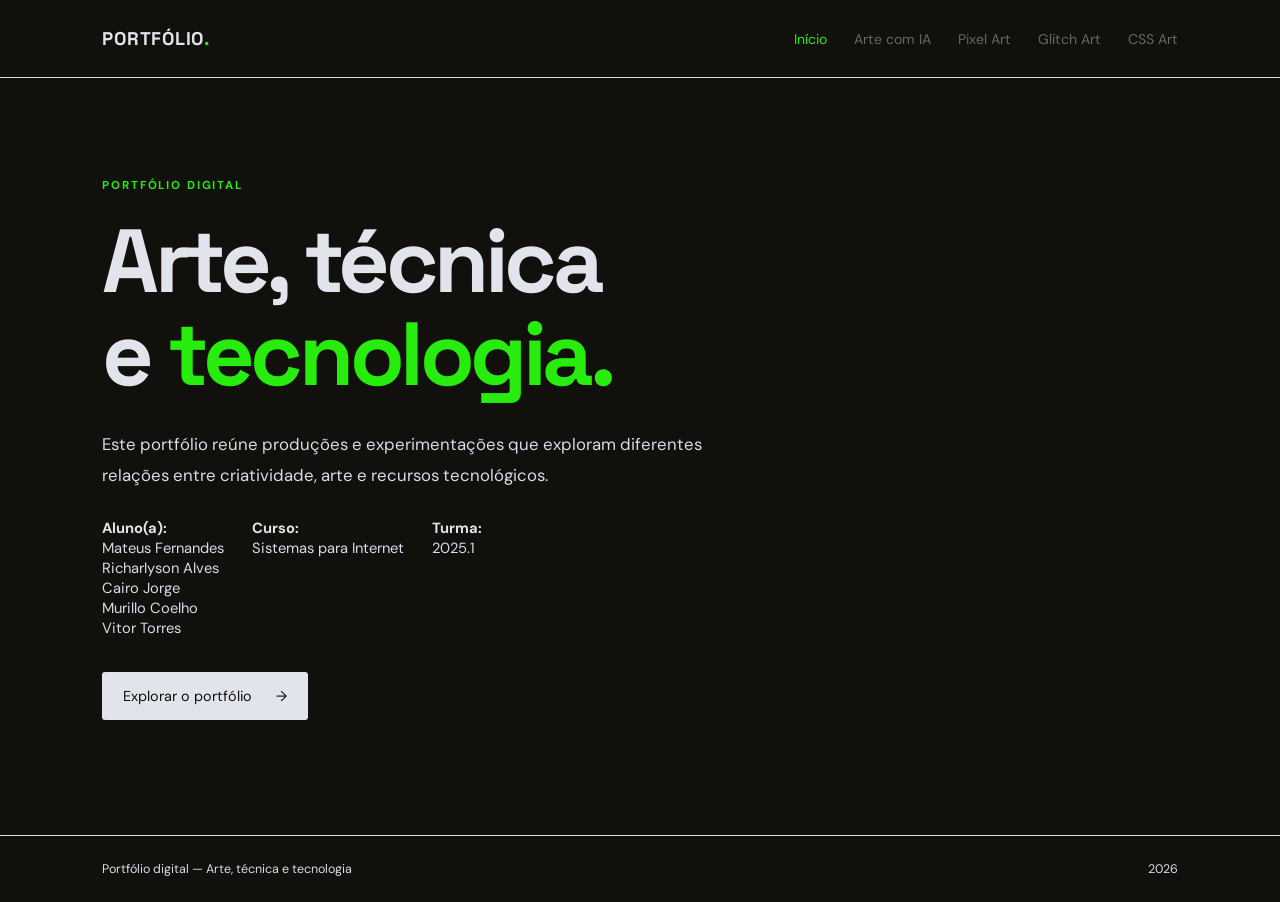
<file: index.html>
<!DOCTYPE html>
<html lang="pt-BR">
<head>
  <meta charset="UTF-8">
  <meta name="viewport" content="width=device-width, initial-scale=1.0">
  <meta name="description" content="Portfólio digital sobre arte, técnica e tecnologia.">
  <title>Início | Portfólio</title>
  <link rel="stylesheet" href="style.css">
</head>
<body>
  <header class="topo">
    <a class="marca" href="index.html">PORTFÓLIO<span>.</span></a>
    <nav aria-label="Menu principal">
      <a href="index.html" class="ativo">Início</a>
      <a href="arte-ia.html" class="">Arte com IA</a>
      <a href="pixel-art.html" class="">Pixel Art</a>
      <a href="glitch-art.html" class="">Glitch Art</a>
      <a href="css-art.html" class="">CSS Art</a>
    </nav>
  </header>

  <main class="pagina inicial">
    <p class="etiqueta">PORTFÓLIO DIGITAL</p>
    <h1>Arte, técnica<br>e <span>tecnologia.</span></h1>
    <p class="introducao">Este portfólio reúne produções e experimentações que exploram diferentes relações entre criatividade, arte e recursos tecnológicos.</p>
    <div class="identificacao">
      <p><strong>Aluno(a):</strong><br>
      Mateus Fernandes<br>
      Richarlyson Alves<br>
      Cairo Jorge<br>
      Murillo Coelho<br>
      Vitor Torres</p>
      <p><strong>Curso:</strong><br>
      Sistemas para Internet</p>
      <p><strong>Turma:</strong><br>
      2025.1</p>
    </div>
    <a class="botao" href="arte-ia.html">Explorar o portfólio <span>→</span></a>
  </main>
  <footer><span>Portfólio digital — Arte, técnica e tecnologia</span><span>2026</span></footer>
</body>
</html>
</file>
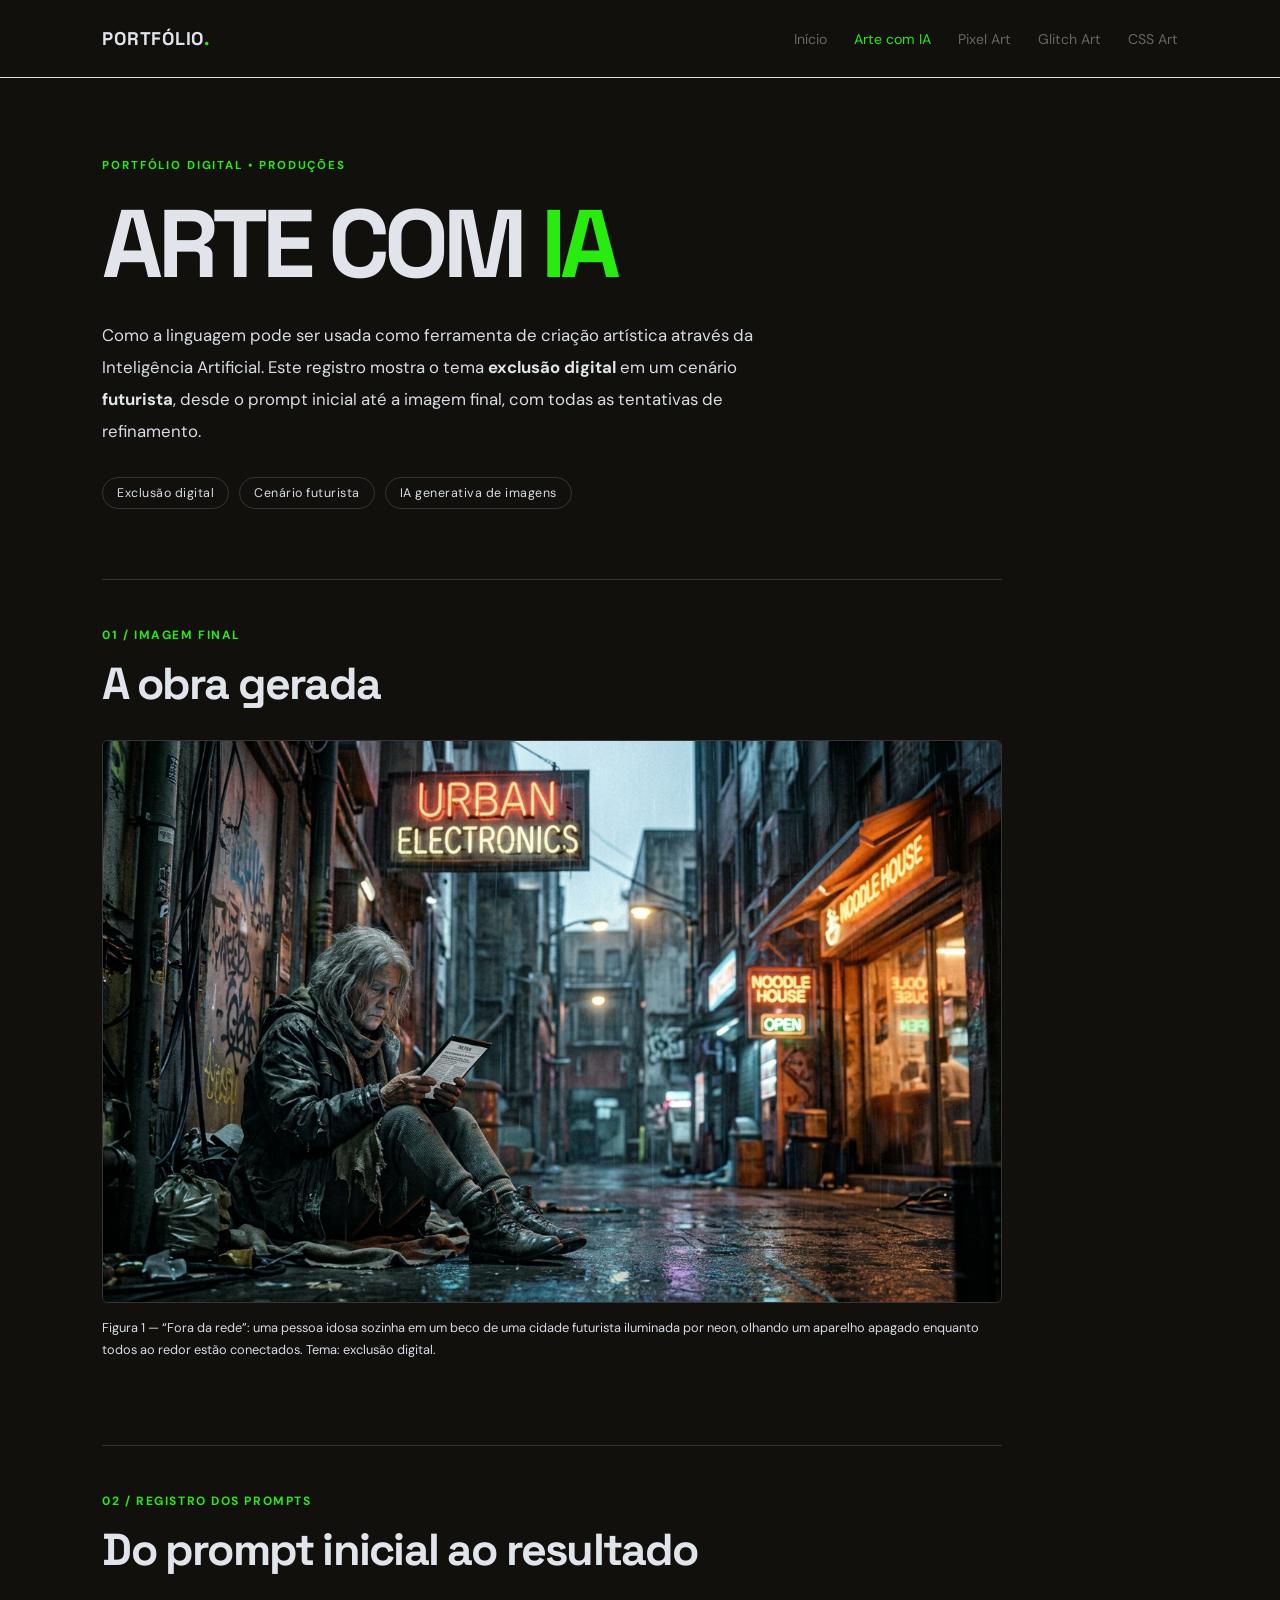
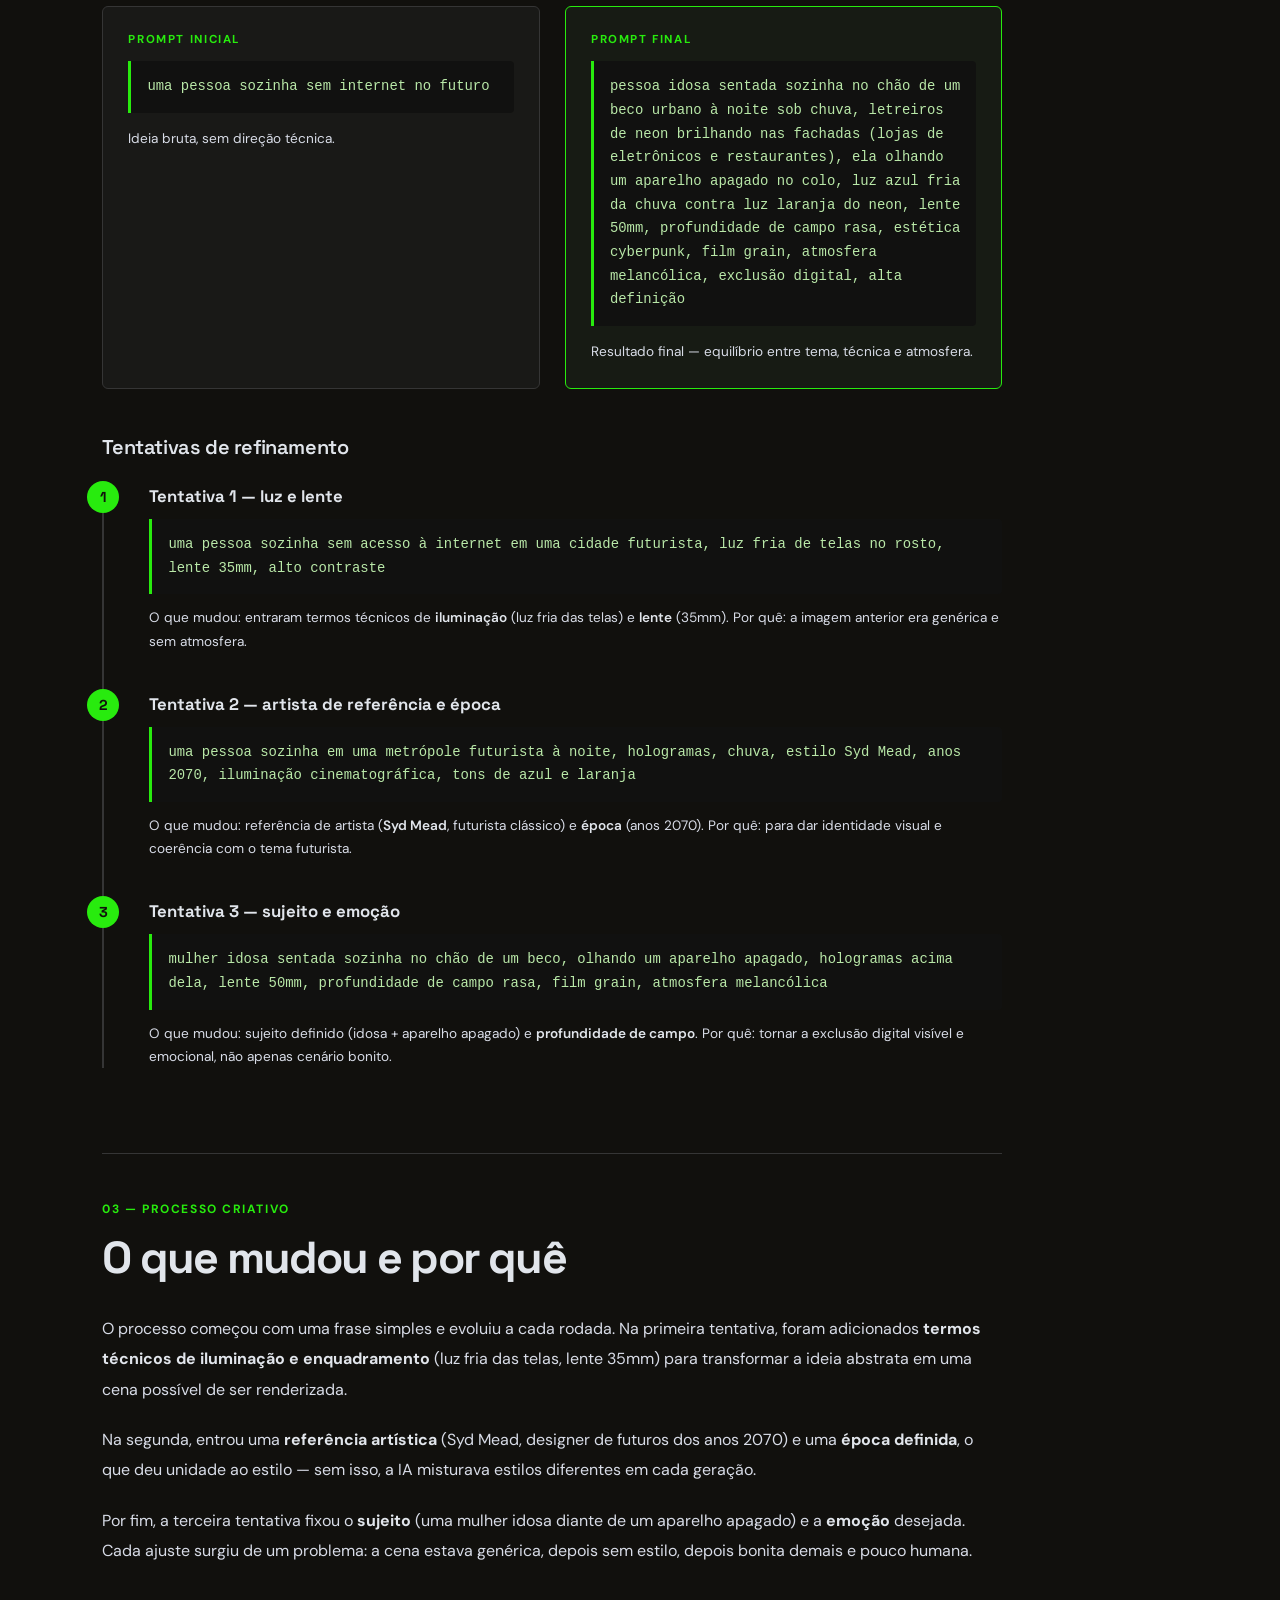
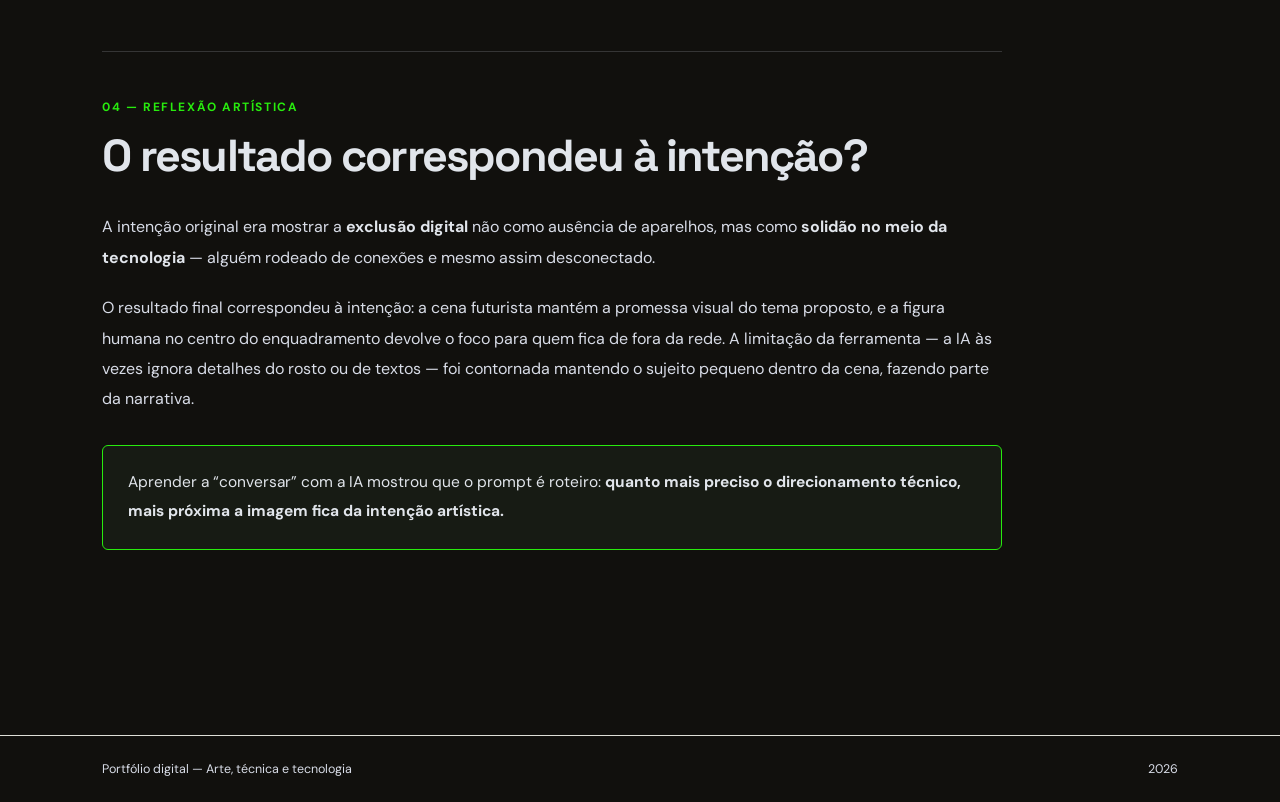
<file: arte-ia.html>
<!DOCTYPE html>
<html lang="pt-BR">
<head>
  <meta charset="UTF-8">
  <meta name="viewport" content="width=device-width, initial-scale=1.0">
  <meta name="description" content="Arte gerada por inteligência artificial — exclusão digital no futuro.">
  <title>Arte com IA | Portfólio</title>
  <link rel="stylesheet" href="style.css">
</head>
<body>
  <header class="topo">
    <a class="marca" href="index.html">PORTFÓLIO<span>.</span></a>
    <nav aria-label="Menu principal">
      <a href="index.html">Início</a>
      <a href="arte-ia.html" class="ativo">Arte com IA</a>
      <a href="pixel-art.html">Pixel Art</a>
      <a href="glitch-art.html">Glitch Art</a>
      <a href="css-art.html">CSS Art</a>
    </nav>
  </header>

  <main class="pagina ia-pagina">

    <!-- APRESENTAÇÃO -->
    <section class="ia-intro">
      <p class="etiqueta">PORTFÓLIO DIGITAL • PRODUÇÕES</p>
      <h1>ARTE COM <span>IA</span></h1>
      <p class="ia-descricao">
        Como a linguagem pode ser usada como ferramenta de criação artística
        através da Inteligência Artificial. Este registro mostra o tema
        <strong>exclusão digital</strong> em um cenário <strong>futurista</strong>,
        desde o prompt inicial até a imagem final, com todas as tentativas
        de refinamento.
      </p>
      <div class="ia-temas">
        <span class="ia-tag">Exclusão digital</span>
        <span class="ia-tag">Cenário futurista</span>
        <span class="ia-tag">IA generativa de imagens</span>
      </div>
    </section>

    <!-- 01 — IMAGEM FINAL -->
    <section class="ia-secao">
      <p class="numero">01 / IMAGEM FINAL</p>
      <h2>A obra gerada</h2>

      <figure class="ia-figura" id="figura-final">
        <img
          src="imagens/arte-ia-final.jpg"
          alt="Imagem gerada por IA: pessoa idosa sozinha em beco futurista com letreiros de neon, olhando um aparelho apagado — exclusão digital"
          onerror="this.closest('.ia-figura').classList.add('sem-imagem')"
        >
        <figcaption class="ia-placeholder">
          <strong>Imagem final ainda não adicionada</strong>
          Gere a imagem com uma ferramenta de IA (usando o prompt final abaixo),
          salve como <code>imagens/arte-ia-final.jpg</code> e recarregue a página.
        </figcaption>
      </figure>
      <p class="ia-legenda">
        Figura 1 — “Fora da rede”: uma pessoa idosa sozinha em um beco de uma
        cidade futurista iluminada por neon, olhando um aparelho apagado enquanto
        todos ao redor estão conectados. Tema: exclusão digital.
      </p>
    </section>

    <!-- 02 — PROMPTS -->
    <section class="ia-secao">
      <p class="numero">02 / REGISTRO DOS PROMPTS</p>
      <h2>Do prompt inicial ao resultado</h2>

      <div class="ia-duas-colunas">
        <article class="ia-card">
          <span class="ia-card-label">PROMPT INICIAL</span>
          <p class="ia-prompt">uma pessoa sozinha sem internet no futuro</p>
          <p class="ia-card-nota">Ideia bruta, sem direção técnica.</p>
        </article>

        <article class="ia-card ia-card-destaque">
          <span class="ia-card-label">PROMPT FINAL</span>
          <p class="ia-prompt">pessoa idosa sentada sozinha no chão de um beco
          urbano à noite sob chuva, letreiros de neon brilhando nas fachadas
          (lojas de eletrônicos e restaurantes), ela olhando um aparelho apagado
          no colo, luz azul fria da chuva contra luz laranja do neon, lente 50mm,
          profundidade de campo rasa, estética cyberpunk, film grain,
          atmosfera melancólica, exclusão digital, alta definição</p>
          <p class="ia-card-nota">Resultado final — equilíbrio entre tema,
          técnica e atmosfera.</p>
        </article>
      </div>

      <p class="ia-subtitulo">Tentativas de refinamento</p>

      <ol class="ia-timeline">
        <li class="ia-passo">
          <span class="ia-passo-num">1</span>
          <div class="ia-passo-corpo">
            <strong>Tentativa 1 — luz e lente</strong>
            <p class="ia-prompt">uma pessoa sozinha sem acesso à internet em uma
            cidade futurista, luz fria de telas no rosto, lente 35mm, alto contraste</p>
            <p class="ia-card-nota">O que mudou: entraram termos técnicos de
            <em>iluminação</em> (luz fria das telas) e <em>lente</em> (35mm).
            Por quê: a imagem anterior era genérica e sem atmosfera.</p>
          </div>
        </li>
        <li class="ia-passo">
          <span class="ia-passo-num">2</span>
          <div class="ia-passo-corpo">
            <strong>Tentativa 2 — artista de referência e época</strong>
            <p class="ia-prompt">uma pessoa sozinha em uma metrópole futurista à
            noite, hologramas, chuva, estilo Syd Mead, anos 2070, iluminação
            cinematográfica, tons de azul e laranja</p>
            <p class="ia-card-nota">O que mudou: referência de artista
            (<em>Syd Mead</em>, futurista clássico) e <em>época</em> (anos 2070).
            Por quê: para dar identidade visual e coerência com o tema futurista.</p>
          </div>
        </li>
        <li class="ia-passo">
          <span class="ia-passo-num">3</span>
          <div class="ia-passo-corpo">
            <strong>Tentativa 3 — sujeito e emoção</strong>
            <p class="ia-prompt">mulher idosa sentada sozinha no chão de um beco,
            olhando um aparelho apagado, hologramas acima dela, lente 50mm,
            profundidade de campo rasa, film grain, atmosfera melancólica</p>
            <p class="ia-card-nota">O que mudou: sujeito definido (idosa +
            aparelho apagado) e <em>profundidade de campo</em>. Por quê: tornar
            a exclusão digital visível e emocional, não apenas cenário bonito.</p>
          </div>
        </li>
      </ol>
    </section>

    <!-- 03 — PROCESSO -->
    <section class="ia-secao">
      <p class="numero">03 — PROCESSO CRIATIVO</p>
      <h2>O que mudou e por quê</h2>
      <p>
        O processo começou com uma frase simples e evoluiu a cada rodada.
        Na primeira tentativa, foram adicionados <strong>termos técnicos de
        iluminação e enquadramento</strong> (luz fria das telas, lente 35mm)
        para transformar a ideia abstrata em uma cena possível de ser renderizada.
      </p>
      <p>
        Na segunda, entrou uma <strong>referência artística</strong> (Syd Mead,
        designer de futuros dos anos 2070) e uma <strong>época definida</strong>,
        o que deu unidade ao estilo — sem isso, a IA misturava estilos
        diferentes em cada geração.
      </p>
      <p>
        Por fim, a terceira tentativa fixou o <strong>sujeito</strong> (uma
        mulher idosa diante de um aparelho apagado) e a <strong>emoção</strong>
        desejada. Cada ajuste surgiu de um problema: a cena estava genérica,
        depois sem estilo, depois bonita demais e pouco humana.
      </p>
    </section>

    <!-- 04 — REFLEXÃO -->
    <section class="ia-secao ia-reflexao">
      <p class="numero">04 — REFLEXÃO ARTÍSTICA</p>
      <h2>O resultado correspondeu à intenção?</h2>
      <p>
        A intenção original era mostrar a <strong>exclusão digital</strong> não
        como ausência de aparelhos, mas como <strong>solidão no meio da
        tecnologia</strong> — alguém rodeado de conexões e mesmo assim
        desconectado.
      </p>
      <p>
        O resultado final correspondeu à intenção: a cena futurista mantém a
        promessa visual do tema proposto, e a figura humana no centro do
        enquadramento devolve o foco para quem fica de fora da rede. A
        limitação da ferramenta — a IA às vezes ignora detalhes do rosto ou
        de textos — foi contornada mantendo o sujeito pequeno dentro da
        cena, fazendo parte da narrativa.
      </p>
      <p class="ia-final-nota">
        Aprender a “conversar” com a IA mostrou que o prompt é roteiro:
        <strong>quanto mais preciso o direcionamento técnico, mais próxima a
        imagem fica da intenção artística.</strong>
      </p>
    </section>

  </main>

  <footer>
    <span>Portfólio digital — Arte, técnica e tecnologia</span>
    <span>2026</span>
  </footer>
</body>
</html>
</file>
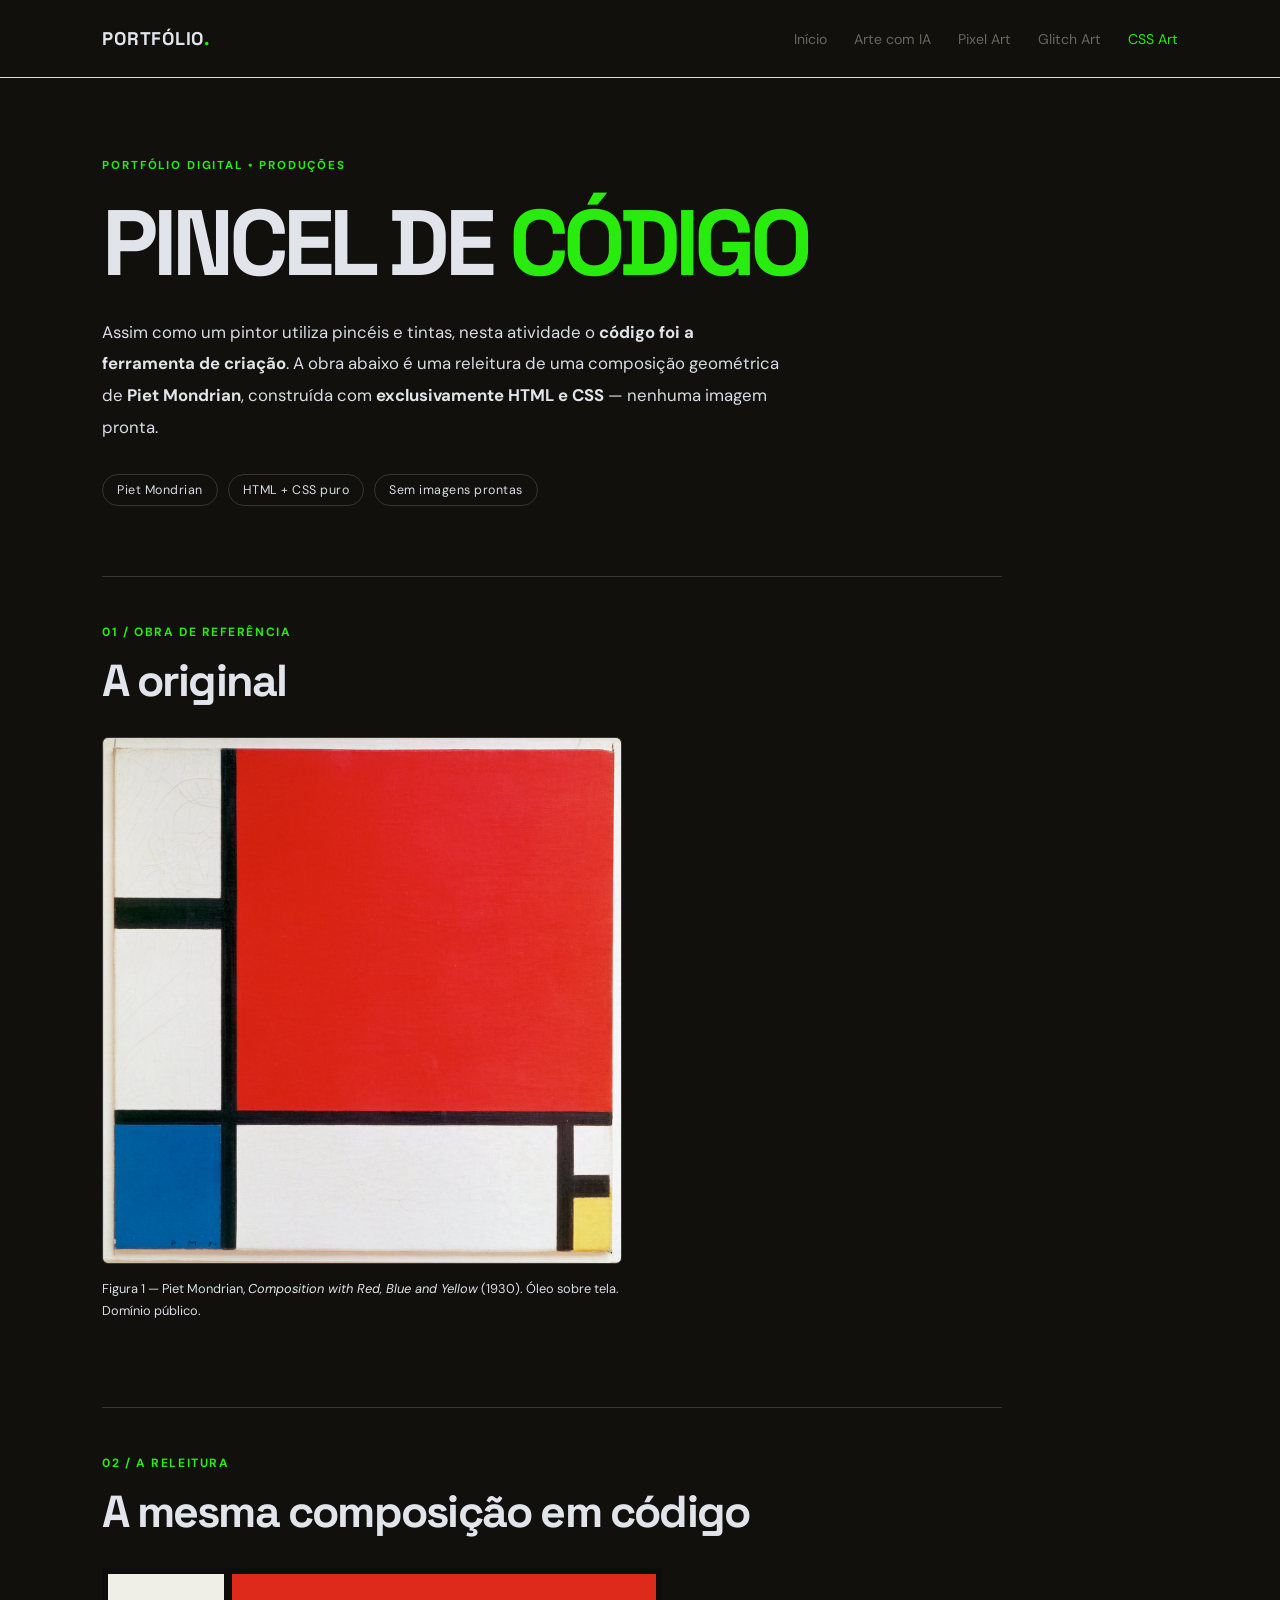
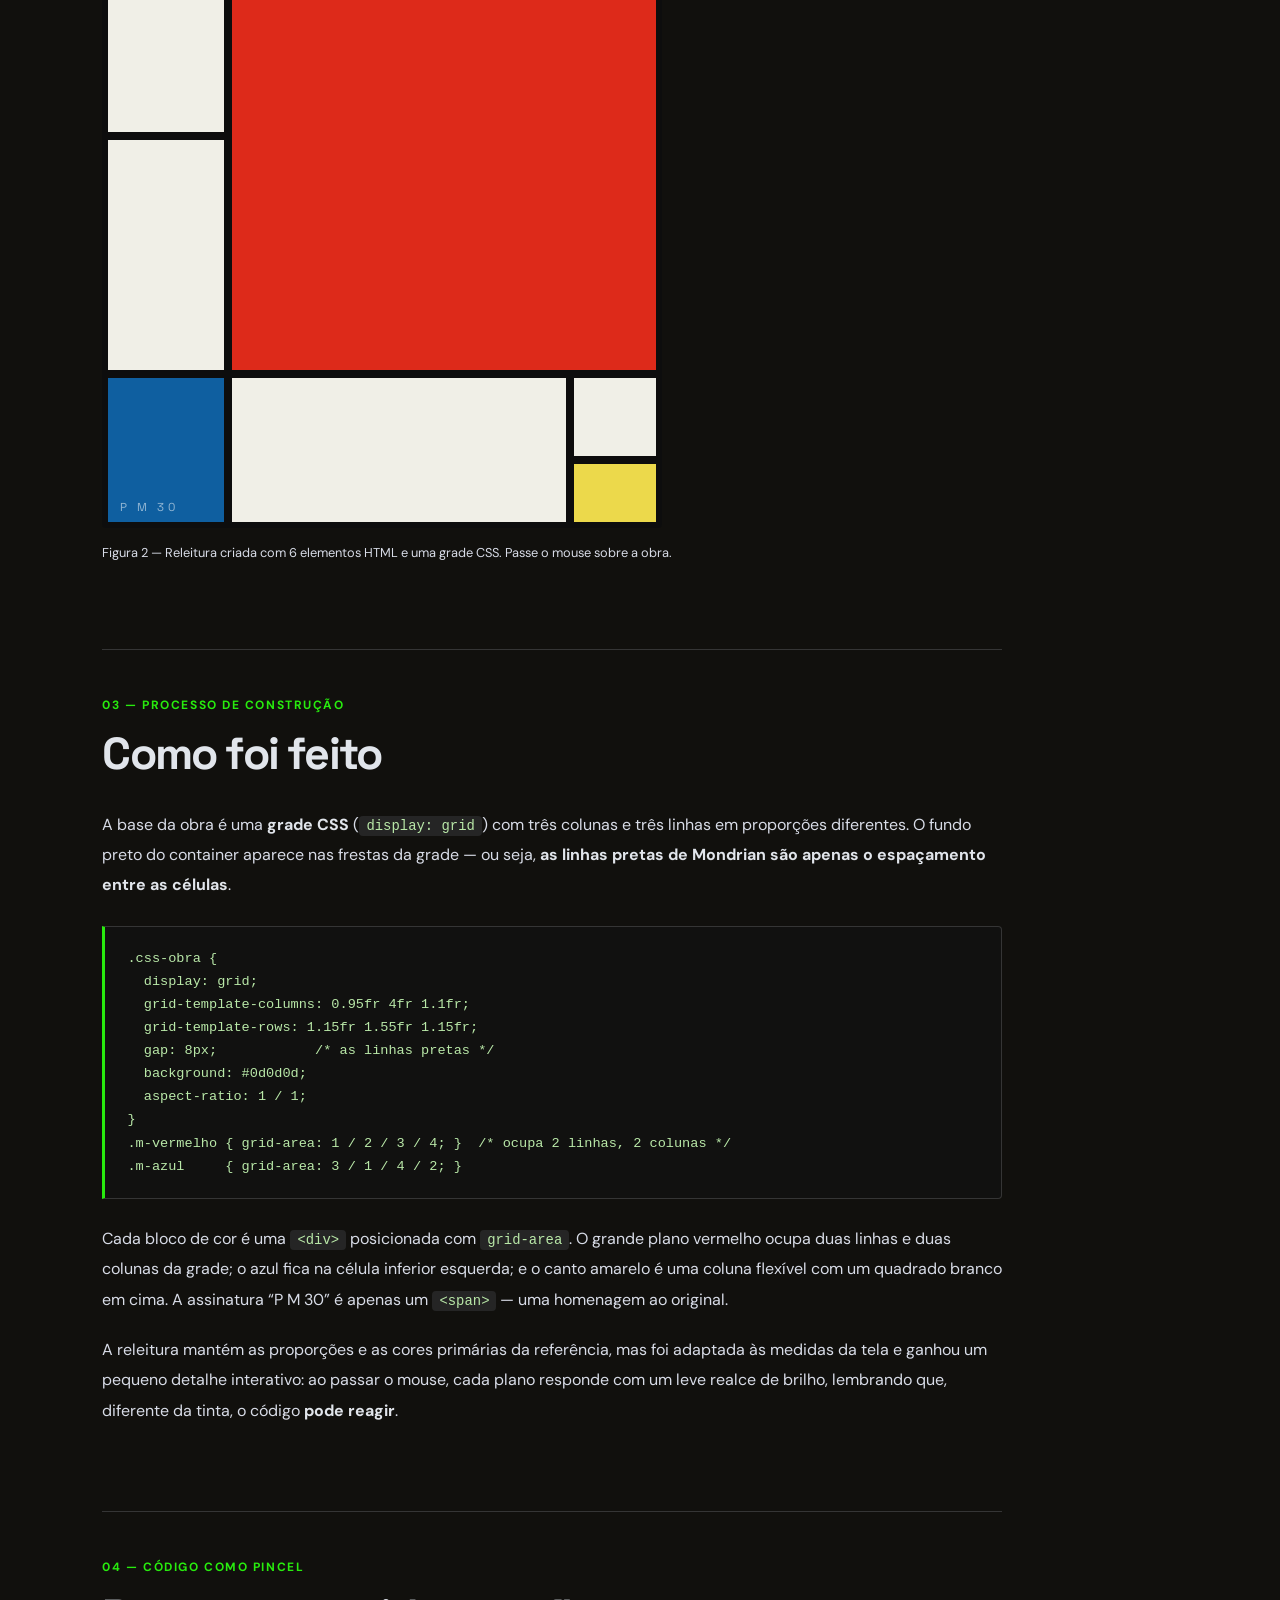
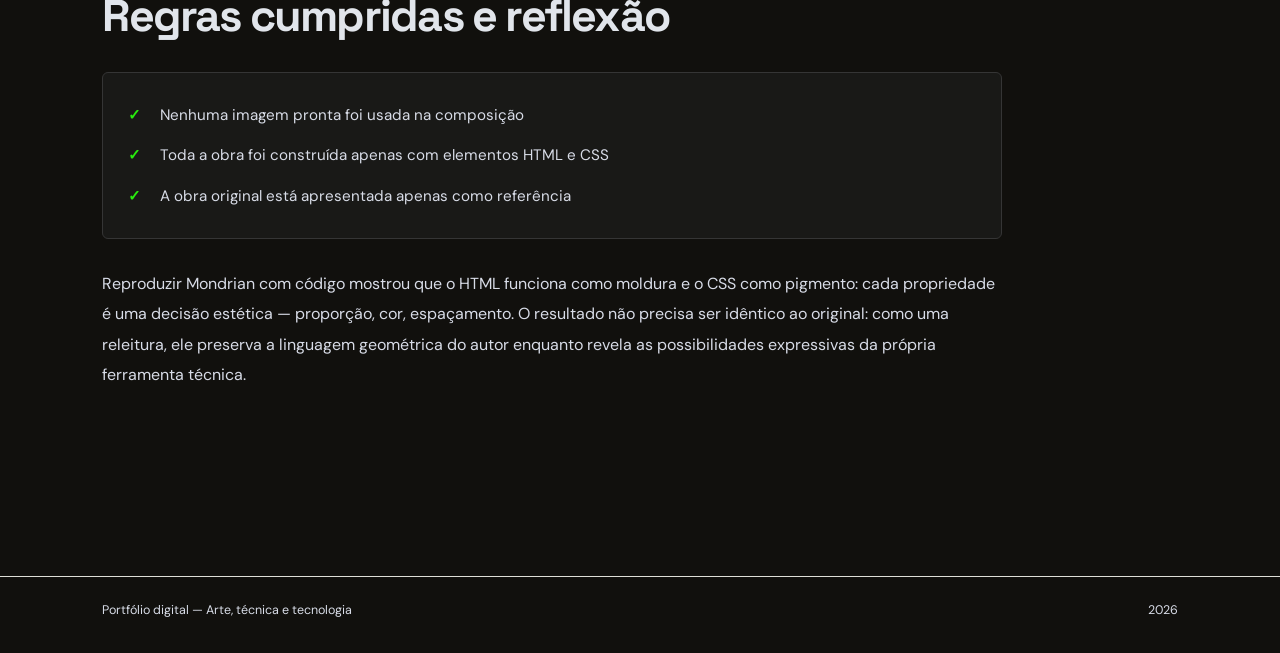
<file: css-art.html>
<!DOCTYPE html>
<html lang="pt-BR">
<head>
  <meta charset="UTF-8">
  <meta name="viewport" content="width=device-width, initial-scale=1.0">
  <meta name="description" content="Pincel de código — releitura de obra geométrica de Mondrian em HTML e CSS puro.">
  <title>CSS Art | Portfólio</title>
  <link rel="stylesheet" href="style.css">
</head>
<body>
  <header class="topo">
    <a class="marca" href="index.html">PORTFÓLIO<span>.</span></a>
    <nav aria-label="Menu principal">
      <a href="index.html">Início</a>
      <a href="arte-ia.html">Arte com IA</a>
      <a href="pixel-art.html">Pixel Art</a>
      <a href="glitch-art.html">Glitch Art</a>
      <a href="css-art.html" class="ativo">CSS Art</a>
    </nav>
  </header>

  <main class="pagina css-pagina">

    <!-- APRESENTAÇÃO -->
    <section class="css-intro">
      <p class="etiqueta">PORTFÓLIO DIGITAL • PRODUÇÕES</p>
      <h1>PINCEL DE <span>CÓDIGO</span></h1>
      <p class="css-descricao">
        Assim como um pintor utiliza pincéis e tintas, nesta atividade o
        <strong>código foi a ferramenta de criação</strong>. A obra abaixo é
        uma releitura de uma composição geométrica de
        <strong>Piet Mondrian</strong>, construída com
        <strong>exclusivamente HTML e CSS</strong> — nenhuma imagem pronta.
      </p>
      <div class="css-tags">
        <span class="css-tag">Piet Mondrian</span>
        <span class="css-tag">HTML + CSS puro</span>
        <span class="css-tag">Sem imagens prontas</span>
      </div>
    </section>

    <!-- 01 — OBRA DE REFERÊNCIA -->
    <section class="css-secao">
      <p class="numero">01 / OBRA DE REFERÊNCIA</p>
      <h2>A original</h2>

      <figure class="css-figura css-figura-referencia">
        <img
          src="imagens/mondrian-original.jpg"
          alt="Quadro Composition with Red, Blue and Yellow, de Piet Mondrian,1930: grandes planos vermelho, azul e amarelo separados por linhas pretas sobre fundo branco"
        >
        <figcaption>
          Figura 1 — Piet Mondrian, <em>Composition with Red, Blue and Yellow</em>
          (1930). Óleo sobre tela. Domínio público.
        </figcaption>
      </figure>
    </section>

    <!-- 02 — A RELEITURA -->
    <section class="css-secao">
      <p class="numero">02 / A RELEITURA</p>
      <h2>A mesma composição em código</h2>

      <div class="css-obra" role="img"
           aria-label="Releitura em HTML e CSS da composição de Mondrian: plano vermelho no topo, coluna branca à esquerda com quadrado azul na base, faixa branca inferior e pequeno quadrado amarelo no canto inferior direito, tudo separado por linhas pretas">
        <div class="m m-vermelho"></div>
        <div class="m m-branco-topo"></div>
        <div class="m m-branco-meio"></div>
        <div class="m m-azul"><span class="m-assinatura">P M 30</span></div>
        <div class="m m-branco-base"></div>
        <div class="m m-canto">
          <div class="m-branco-mini"></div>
          <div class="m-amarelo"></div>
        </div>
      </div>

      <p class="css-legenda">
        Figura 2 — Releitura criada com 6 elementos HTML e uma grade CSS.
        Passe o mouse sobre a obra.
      </p>
    </section>

    <!-- 03 — PROCESSO -->
    <section class="css-secao">
      <p class="numero">03 — PROCESSO DE CONSTRUÇÃO</p>
      <h2>Como foi feito</h2>

      <p>
        A base da obra é uma <strong>grade CSS</strong> (<code>display: grid</code>)
        com três colunas e três linhas em proporções diferentes. O fundo
        preto do container aparece nas frestas da grade — ou seja,
        <strong>as linhas pretas de Mondrian são apenas o espaçamento
        entre as células</strong>.
      </p>

      <pre class="css-snippet"><code>.css-obra {
  display: grid;
  grid-template-columns: 0.95fr 4fr 1.1fr;
  grid-template-rows: 1.15fr 1.55fr 1.15fr;
  gap: 8px;            /* as linhas pretas */
  background: #0d0d0d;
  aspect-ratio: 1 / 1;
}
.m-vermelho { grid-area: 1 / 2 / 3 / 4; }  /* ocupa 2 linhas, 2 colunas */
.m-azul     { grid-area: 3 / 1 / 4 / 2; }</code></pre>

      <p>
        Cada bloco de cor é uma <code>&lt;div&gt;</code> posicionada com
        <code>grid-area</code>. O grande plano vermelho ocupa duas linhas e
        duas colunas da grade; o azul fica na célula inferior esquerda; e o
        canto amarelo é uma coluna flexível com um quadrado branco em cima.
        A assinatura “P M 30” é apenas um <code>&lt;span&gt;</code> — uma
        homenagem ao original.
      </p>

      <p>
        A releitura mantém as proporções e as cores primárias da referência,
        mas foi adaptada às medidas da tela e ganhou um pequeno detalhe
        interativo: ao passar o mouse, cada plano responde com um leve
        realce de brilho, lembrando que, diferente da tinta, o código
        <strong>pode reagir</strong>.
      </p>
    </section>

    <!-- 04 — REFLEXÃO -->
    <section class="css-secao css-reflexao">
      <p class="numero">04 — CÓDIGO COMO PINCEL</p>
      <h2>Regras cumpridas e reflexão</h2>

      <ul class="css-check">
        <li>Nenhuma imagem pronta foi usada na composição</li>
        <li>Toda a obra foi construída apenas com elementos HTML e CSS</li>
        <li>A obra original está apresentada apenas como referência</li>
      </ul>

      <p>
        Reproduzir Mondrian com código mostrou que o HTML funciona como
        moldura e o CSS como pigmento: cada propriedade é uma decisão
        estética — proporção, cor, espaçamento. O resultado não precisa ser
        idêntico ao original: como uma releitura, ele preserva a linguagem
        geométrica do autor enquanto revela as possibilidades expressivas
        da própria ferramenta técnica.
      </p>
    </section>

  </main>

  <footer>
    <span>Portfólio digital — Arte, técnica e tecnologia</span>
    <span>2026</span>
  </footer>
</body>
</html>
</file>
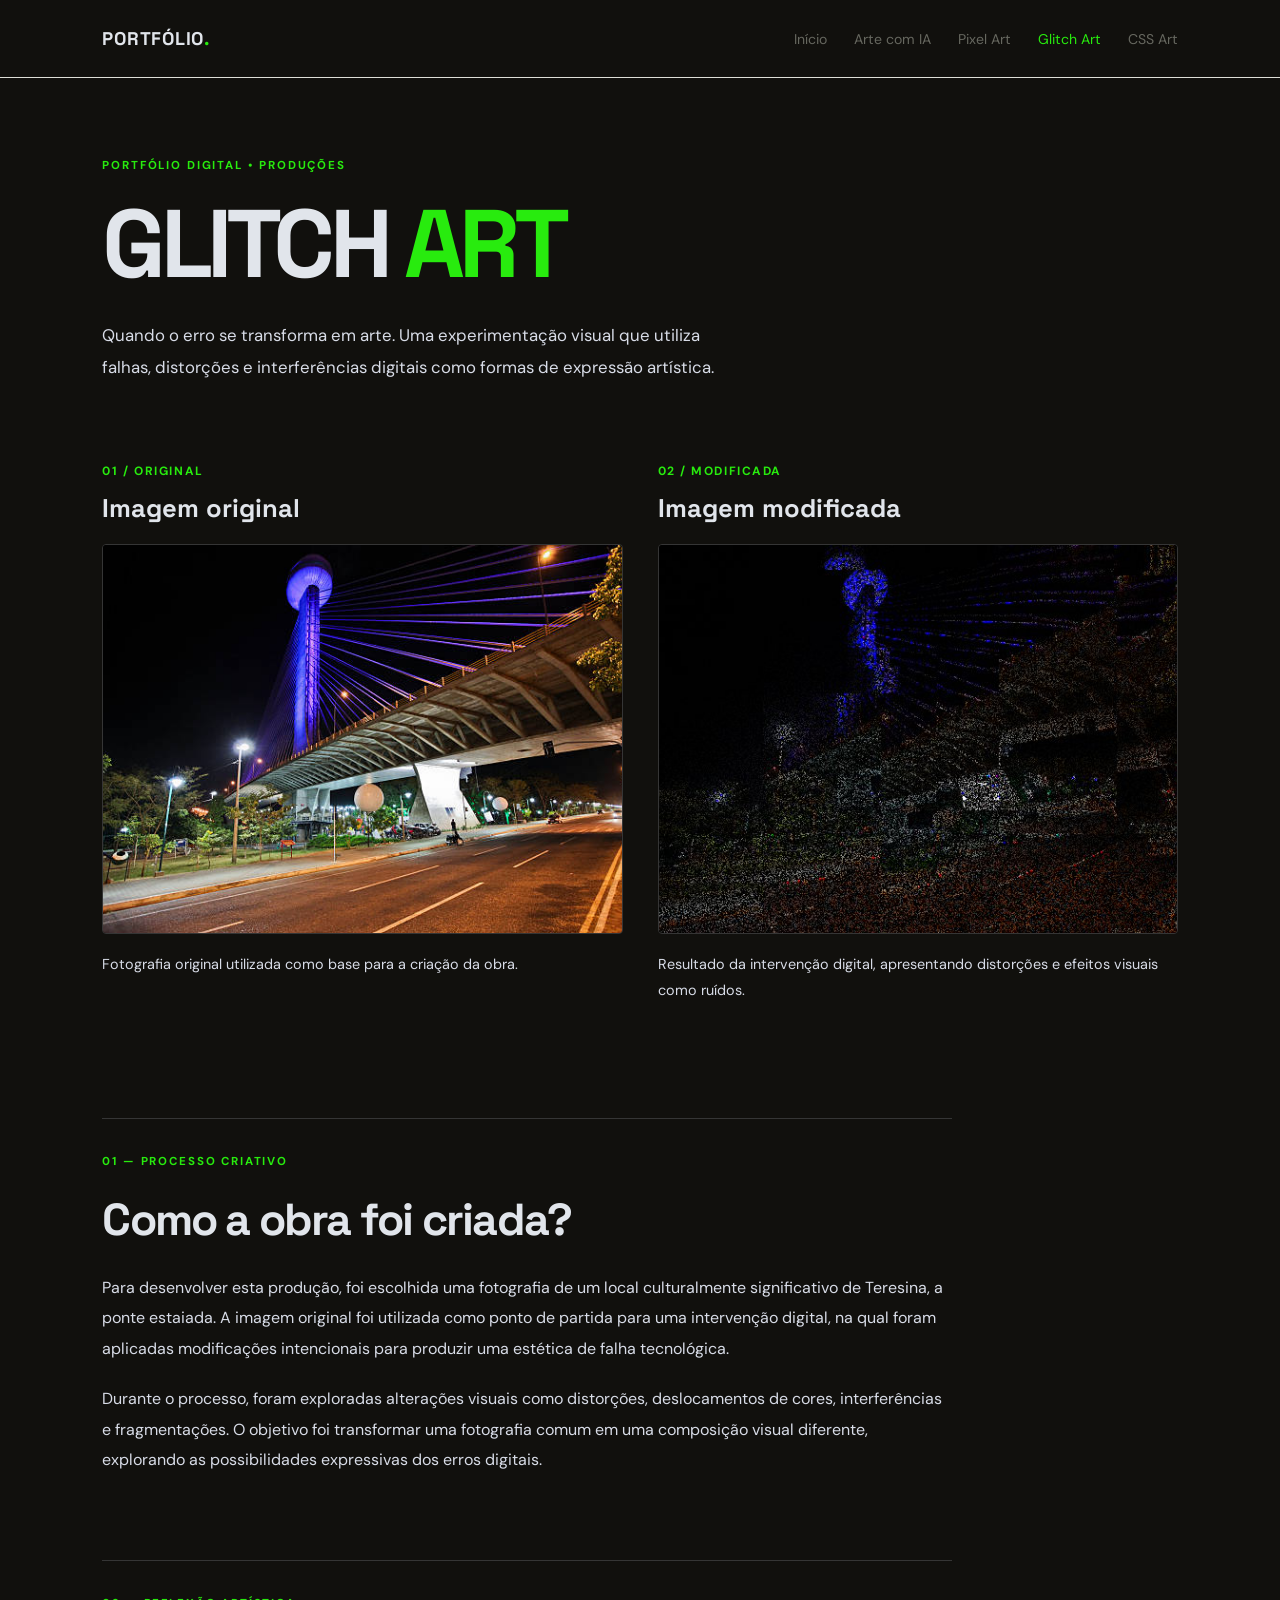
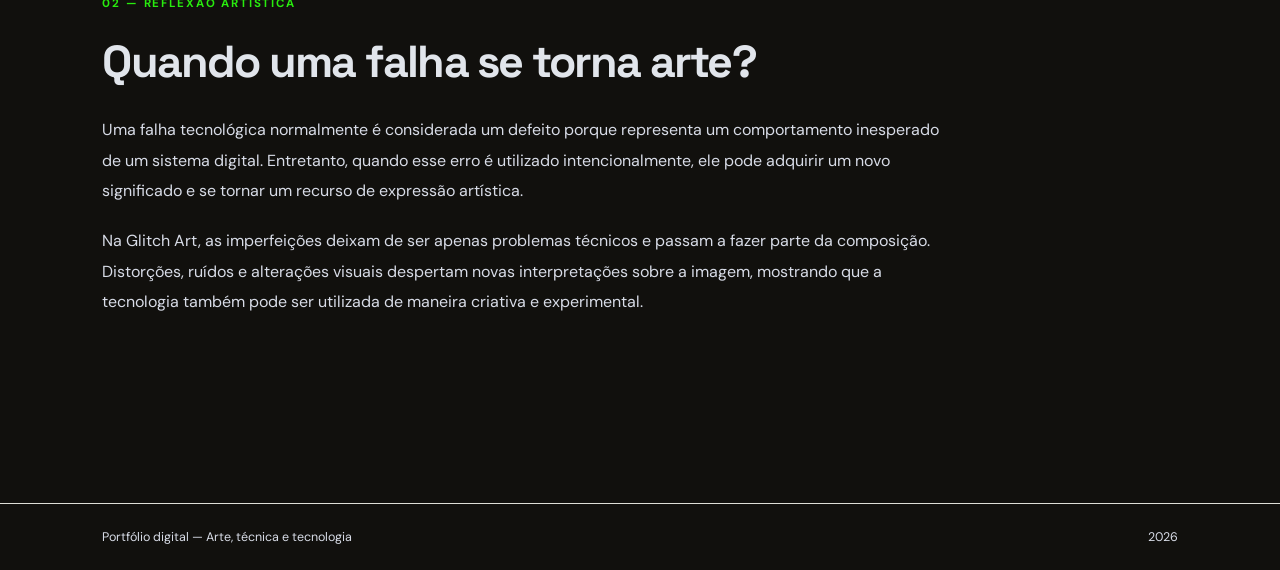
<file: glitch-art.html>
<!DOCTYPE html>
<html lang="pt-BR">

<head>
    <meta charset="UTF-8">
    <meta name="viewport" content="width=device-width, initial-scale=1.0">
    <meta name="description" content="Produção artística utilizando Glitch Art.">
    <title>GLITCH ART | Portfólio</title>
    <link rel="stylesheet" href="style.css">
</head>

<body>

    <header class="topo">
        <a class="marca" href="index.html">PORTFÓLIO<span>.</span></a>

        <nav aria-label="Menu principal">
            <a href="index.html">Início</a>
            <a href="arte-ia.html">Arte com IA</a>
            <a href="pixel-art.html">Pixel Art</a>
            <a href="glitch-art.html" class="ativo">Glitch Art</a>
            <a href="css-art.html">CSS Art</a>
        </nav>
    </header>

    <main class="pagina glitch-pagina">

        <!-- APRESENTAÇÃO -->

        <section class="glitch-intro">

            <p class="etiqueta">PORTFÓLIO DIGITAL • PRODUÇÕES</p>

            <h1>GLITCH <span>ART</span></h1>

            <p class="glitch-descricao">
                Quando o erro se transforma em arte.

                Uma experimentação visual que utiliza falhas,
                distorções e interferências digitais como formas
                de expressão artística.
            </p>

        </section>


        <!-- GALERIA -->

        <section class="glitch-galeria">

            <div class="glitch-card">

                <span class="numero">01 / ORIGINAL</span>

                <h2>Imagem original</h2>

                <div class="glitch-imagem">
                    <img
                        src="imagens/ponte.jpg"
                        alt="Fotografia original da ponte estaiada"
                    >
                </div>

                <p>
                    Fotografia original utilizada como base
                    para a criação da obra.
                </p>

            </div>


            <div class="glitch-card">

                <span class="numero">02 / MODIFICADA</span>

                <h2>Imagem modificada</h2>

                <div class="glitch-imagem">
                    <img
                        src="imagens/glitch.jpg"
                        alt="Fotografia modificada com efeitos Glitch Art"
                    >
                </div>

                <p>
                    Resultado da intervenção digital,
                    apresentando distorções e efeitos visuais como ruídos.
                </p>

            </div>

        </section>


        <!-- PROCESSO -->

        <section class="glitch-texto">

            <p class="etiqueta">01 — PROCESSO CRIATIVO</p>

            <h2>Como a obra foi criada?</h2>

            <p>
                Para desenvolver esta produção, foi escolhida
                uma fotografia de um local culturalmente
                significativo de Teresina, a ponte estaiada.

                A imagem original foi utilizada como ponto
                de partida para uma intervenção digital,
                na qual foram aplicadas modificações
                intencionais para produzir uma estética
                de falha tecnológica.
            </p>

            <p>
                Durante o processo, foram exploradas alterações
                visuais como distorções, deslocamentos de cores,
                interferências e fragmentações. O objetivo foi
                transformar uma fotografia comum em uma
                composição visual diferente, explorando
                as possibilidades expressivas dos erros digitais.
            </p>

        </section>


        <!-- REFLEXÃO -->

        <section class="glitch-texto reflexao">

            <p class="etiqueta">02 — REFLEXÃO ARTÍSTICA</p>

            <h2>Quando uma falha se torna arte?</h2>

            <p>
                Uma falha tecnológica normalmente é considerada
                um defeito porque representa um comportamento
                inesperado de um sistema digital. Entretanto,
                quando esse erro é utilizado intencionalmente,
                ele pode adquirir um novo significado e se tornar
                um recurso de expressão artística.
            </p>

            <p>
                Na Glitch Art, as imperfeições deixam de ser
                apenas problemas técnicos e passam a fazer
                parte da composição. Distorções, ruídos e
                alterações visuais despertam novas interpretações
                sobre a imagem, mostrando que a tecnologia
                também pode ser utilizada de maneira criativa
                e experimental.
            </p>

        </section>

    </main>


    <footer>
        <span>Portfólio digital — Arte, técnica e tecnologia</span>
        <span>2026</span>
    </footer>

</body>
</html>
</file>
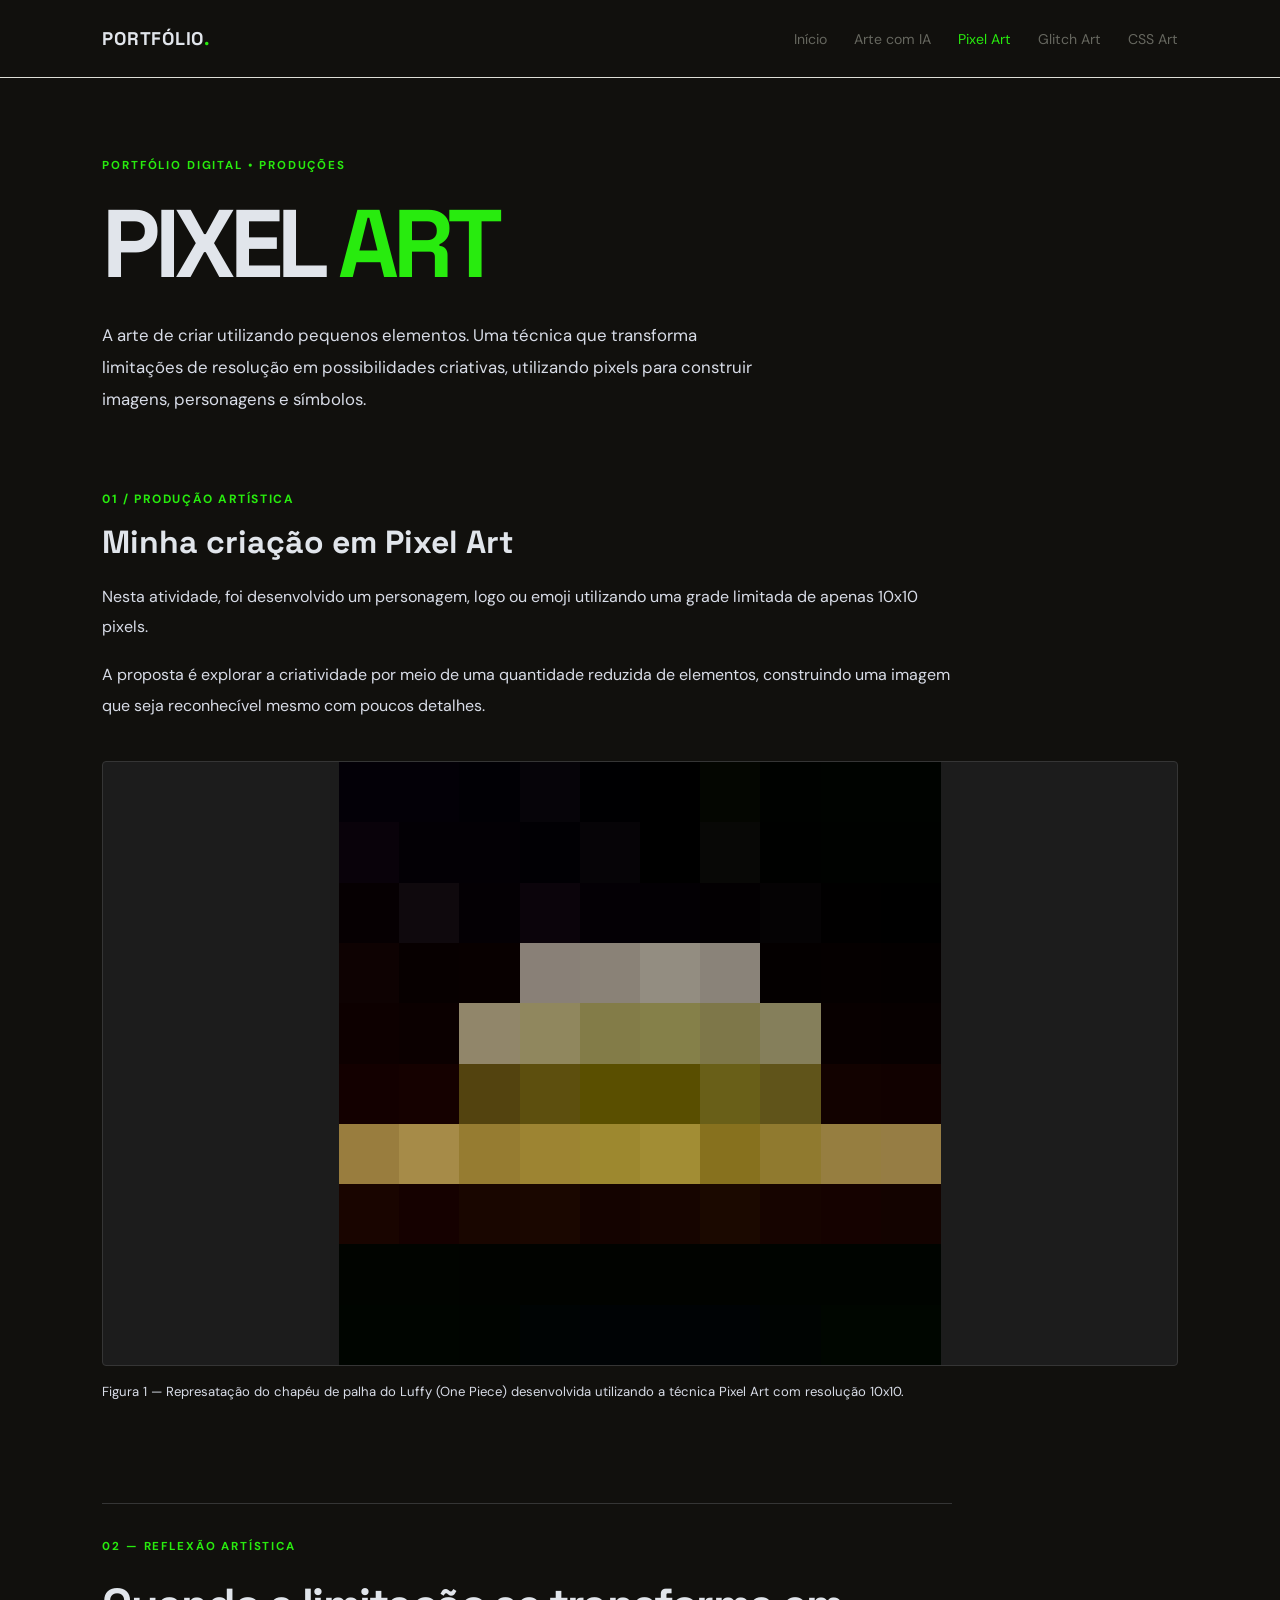
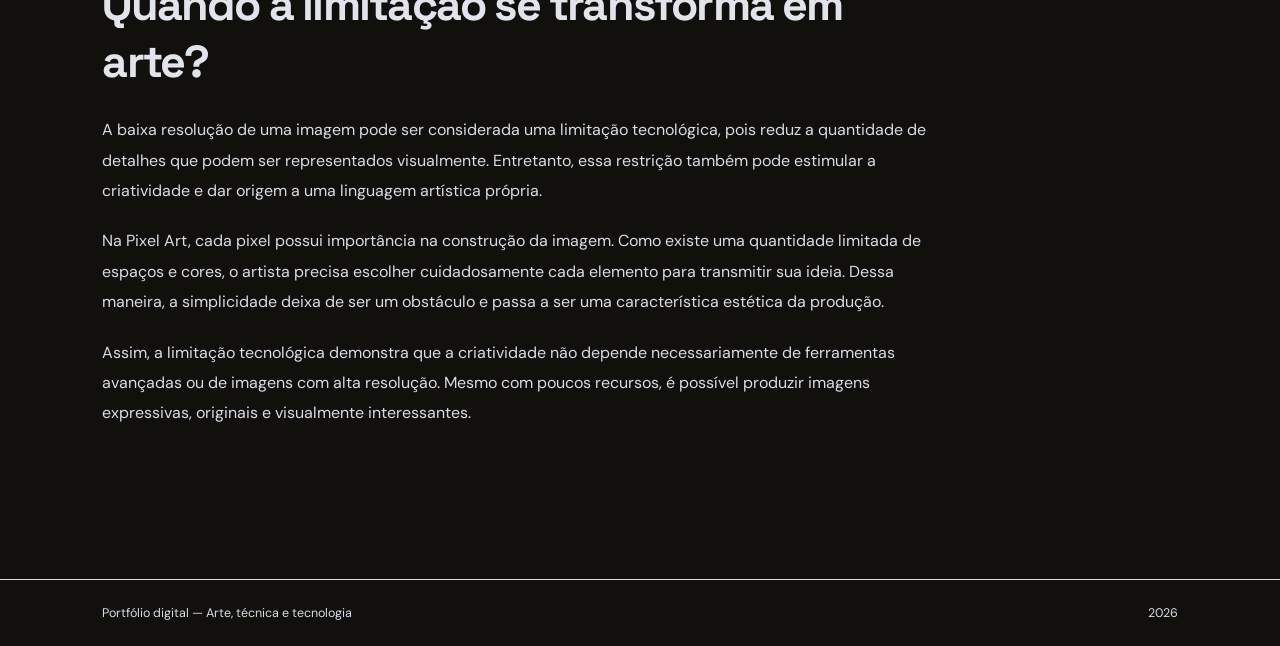
<file: pixel-art.html>
<!DOCTYPE html>
<html lang="pt-BR">

<head>
    <meta charset="UTF-8">
    <meta name="viewport" content="width=device-width, initial-scale=1.0">
    <meta name="description" content="Produção artística utilizando Pixel Art.">
    <title>Pixel Art | Portfólio</title>
    <link rel="stylesheet" href="style.css">
</head>

<body>

    <header class="topo">

        <a class="marca" href="index.html">
            PORTFÓLIO<span>.</span>
        </a>

        <nav aria-label="Menu principal">
            <a href="index.html">Início</a>
            <a href="arte-ia.html">Arte com IA</a>
            <a href="pixel-art.html" class="ativo">Pixel Art</a>
            <a href="glitch-art.html">Glitch Art</a>
            <a href="css-art.html">CSS Art</a>
        </nav>

    </header>


    <main class="pagina pixel-pagina">

        <!-- APRESENTAÇÃO -->

        <section class="pixel-intro">

            <p class="etiqueta">
                PORTFÓLIO DIGITAL • PRODUÇÕES
            </p>

            <h1>PIXEL <span>ART</span></h1>

            <p class="pixel-descricao">
                A arte de criar utilizando pequenos elementos.

                Uma técnica que transforma limitações de resolução
                em possibilidades criativas, utilizando pixels
                para construir imagens, personagens e símbolos.
            </p>

        </section>


        <!-- ATIVIDADE -->

        <section class="pixel-atividade">

            <p class="numero-pixel">01 / PRODUÇÃO ARTÍSTICA</p>

            <h2>Minha criação em Pixel Art</h2>

            <p>
                Nesta atividade, foi desenvolvido um personagem,
                logo ou emoji utilizando uma grade limitada
                de apenas 10x10 pixels.
            </p>

            <p>
                A proposta é explorar a criatividade por meio
                de uma quantidade reduzida de elementos,
                construindo uma imagem que seja reconhecível
                mesmo com poucos detalhes.
            </p>

        </section>


        <!-- ESPAÇO PARA IMAGEM -->

        <section class="pixel-galeria">

            <div class="pixel-imagem">

                <img
                    src="imagens/chapeu.jpg"
                    alt="Criação autoral desenvolvida utilizando a técnica Pixel Art em uma grade 10x10"
                >

            </div>

            <p class="legenda-pixel">
                Figura 1 — Represatação do chapéu de palha do Luffy (One Piece) desenvolvida
                utilizando a técnica Pixel Art com resolução 10x10.
            </p>

        </section>


        <!-- REFLEXÃO -->

        <section class="pixel-reflexao">

            <p class="etiqueta">
                02 — REFLEXÃO ARTÍSTICA
            </p>

            <h2>
                Quando a limitação se transforma em arte?
            </h2>

            <p>
                A baixa resolução de uma imagem pode ser
                considerada uma limitação tecnológica,
                pois reduz a quantidade de detalhes que
                podem ser representados visualmente.
                Entretanto, essa restrição também pode
                estimular a criatividade e dar origem
                a uma linguagem artística própria.
            </p>

            <p>
                Na Pixel Art, cada pixel possui importância
                na construção da imagem. Como existe uma
                quantidade limitada de espaços e cores,
                o artista precisa escolher cuidadosamente
                cada elemento para transmitir sua ideia.
                Dessa maneira, a simplicidade deixa de ser
                um obstáculo e passa a ser uma característica
                estética da produção.
            </p>

            <p>
                Assim, a limitação tecnológica demonstra
                que a criatividade não depende necessariamente
                de ferramentas avançadas ou de imagens com
                alta resolução. Mesmo com poucos recursos,
                é possível produzir imagens expressivas,
                originais e visualmente interessantes.
            </p>

        </section>

    </main>


    <footer>

        <span>
            Portfólio digital — Arte, técnica e tecnologia
        </span>

        <span>2026</span>

    </footer>

</body>
</html>
</file>
<file: style.css>
@import url('https://fonts.googleapis.com/css2?family=DM+Sans:wght@400;500;600;700&family=Space+Grotesk:wght@400;500;600;700&display=swap');
:root{
--fundo:#11100d;
--texto:#e1e5eb;
--suave:#d8dce7;
--destaque:#28eb0e;
--linha:#deded7;
}
*{box-sizing:border-box}
html{scroll-behavior:smooth;}
body{
    min-height:100vh;
    margin:0;
    display:flex;
    flex-direction:column;
    background:var(--fundo);
    color:var(--texto);
    font-family:'DM Sans',sans-serif;
}

.topo{
    min-height:78px;
    padding:0 8%;
    display:flex;
    align-items:center;
    justify-content:space-between;
    gap:24px;
    border-bottom:1px solid var(--linha);
}

.marca{
    flex-shrink:0;
    color:var(--texto);
    text-decoration:none;
    font:700 1.15rem 'Space Grotesk',sans-serif;
    letter-spacing:.04em;
}

.marca span{color:var(--destaque)}
nav{display:flex;
    align-items:center;
    gap:27px;
}
nav a{color:#66675f;
    text-decoration:none;
    font-size:.88rem;
    transition:color .2s;
}
nav a:hover,nav a.ativo{color:var(--destaque)}

.pagina{
    width:min(1100px,84%);
    margin:auto;
    padding:100px 0 115px;
}
.etiqueta{
    margin:0 0 22px;
    color:var(--destaque);
    font-size:.72rem;
    font-weight:700;
    letter-spacing:.16em;
}
h1{
    margin:0;
    font-family:'Space Grotesk',sans-serif;
    font-size:clamp(2.8rem,7vw,5.7rem);
    line-height:1.04;
    letter-spacing:-.05em;
}
.inicial h1 span{color:var(--destaque)}
.introducao{
    max-width:620px;
    margin:28px 0;
    color:var(--suave);
    font-size:1.05rem;
    line-height:1.8;
}
.identificacao{
    display:flex;
    flex-wrap:wrap;gap:8px 28px;
    margin:28px 0 34px;
    color:var(--suave);
    font-size:.92rem;
}
.identificacao p{margin:0}
.identificacao strong{color:var(--texto)}

.botao{
    display:inline-flex;
    gap:24px;
    align-items:center;
    padding:15px 21px;
    background:var(--texto);
    color:rgb(17, 15, 15);
    text-decoration:none;
    font-size:.9rem;
    border-radius:3px;
    transition:background .2s,transform .2s;
}

.botao:hover{background:var(--destaque);transform:translateY(-2px)}

.tema{
    min-height:65vh;
    display:flex;
    flex-direction:column;
    justify-content:center;
}

.tema h1{max-width:950px}
footer{
    margin-top:auto;
    padding:25px 8%;
    border-top:1px solid var(--linha);
    display:flex;
    justify-content:space-between;
    gap:15px;
    color:var(--suave);font-size:.78rem;
}
@media(max-width:850px){.topo{padding:20px 6%;
    align-items:flex-start;
    flex-direction:column}
    nav{width:100%;gap:12px 20px;flex-wrap:wrap}
    nav a{font-size:.82rem}
    .pagina{width:88%;padding:75px 0 85px}
    footer{padding:22px 6%;flex-wrap:wrap}
}

.glitch-pagina {
    padding-top: 80px;
    padding-bottom: 100px;
}

.glitch-intro {
    margin-bottom: 75px;
}

.glitch-intro h1 {
    font-size: clamp(3.5rem, 8vw, 6rem);
    letter-spacing: -.06em;
}

.glitch-intro h1 span {
    color: var(--destaque);
}

.glitch-descricao {
    max-width: 650px;
    margin-top: 25px;
    color: var(--suave);
    font-size: 1.05rem;
    line-height: 1.9;
}

.glitch-galeria {
    display: grid;
    grid-template-columns: 1fr 1fr;
    gap: 35px;
    margin-bottom: 100px;
}

.glitch-card {
    min-width: 0;
}

.numero {
    color: var(--destaque);
    font-size: .75rem;
    font-weight: 700;
    letter-spacing: .13em;
}

.glitch-card h2 {
    margin: 12px 0 20px;
    font-family: 'Space Grotesk', sans-serif;
    font-size: 1.6rem;
}

.glitch-imagem {
    width: 100%;
    aspect-ratio: 4 / 3;
    overflow: hidden;
    background: #252525;
    border: 1px solid #353535;
    border-radius: 4px;
}

.glitch-imagem img {
    display: block;
    width: 100%;
    height: 100%;
    object-fit: cover;
    transition: transform .4s;
}

.glitch-imagem img:hover {
    transform: scale(1.04);
}

.glitch-card p {
    margin-top: 18px;
    color: var(--suave);
    font-size: .9rem;
    line-height: 1.8;
}

.glitch-texto {
    max-width: 850px;
    margin-bottom: 85px;
    padding-top: 35px;
    border-top: 1px solid #353535;
}

.glitch-texto h2 {
    margin: 0 0 25px;
    font-family: 'Space Grotesk', sans-serif;
    font-size: clamp(2rem, 4vw, 2.8rem);
    letter-spacing: -.04em;
}

.glitch-texto > p:not(.etiqueta) {
    color: var(--suave);
    font-size: 1rem;
    line-height: 1.9;
    margin-bottom: 20px;
}

@media(max-width: 700px) {

    .glitch-pagina {
        padding-top: 60px;
    }

    .glitch-intro {
        margin-bottom: 50px;
    }

    .glitch-galeria {
        grid-template-columns: 1fr;
        gap: 45px;
        margin-bottom: 75px;
    }

    .glitch-texto {
        margin-bottom: 65px;
    }

}


.ia-pagina {
    padding-top: 80px;
    padding-bottom: 100px;
}

.ia-intro {
    margin-bottom: 70px;
}

.ia-intro h1 {
    font-size: clamp(3.5rem, 8vw, 6rem);
    letter-spacing: -.06em;
}

.ia-intro h1 span {
    color: var(--destaque);
}

.ia-descricao {
    max-width: 680px;
    margin-top: 25px;
    color: var(--suave);
    font-size: 1.05rem;
    line-height: 1.9;
}

.ia-descricao strong {
    color: var(--texto);
}

.ia-temas {
    display: flex;
    flex-wrap: wrap;
    gap: 10px;
    margin-top: 30px;
}

.ia-tag {
    padding: 7px 14px;
    border: 1px solid #353535;
    border-radius: 100px;
    color: var(--suave);
    font-size: .78rem;
    letter-spacing: .04em;
}

.ia-secao {
    max-width: 900px;
    margin-bottom: 85px;
    padding-top: 35px;
    border-top: 1px solid #353535;
}

.ia-secao h2 {
    margin: 12px 0 28px;
    font-family: 'Space Grotesk', sans-serif;
    font-size: clamp(2rem, 4vw, 2.8rem);
    letter-spacing: -.04em;
}

.ia-secao > p:not(.numero):not(.ia-legenda):not(.ia-subtitulo) {
    color: var(--suave);
    font-size: 1rem;
    line-height: 1.9;
    margin-bottom: 20px;
}

.ia-secao > p strong {
    color: var(--texto);
}

.ia-figura {
    position: relative;
    margin: 0;
    width: 100%;
    aspect-ratio: 16 / 10;
    overflow: hidden;
    background: #1a1a18;
    border: 1px solid #353535;
    border-radius: 6px;
}

.ia-figura img {
    display: block;
    width: 100%;
    height: 100%;
    object-fit: cover;
    transition: transform .4s;
}

.ia-figura img:hover {
    transform: scale(1.02);
}

.ia-figura.sem-imagem img {
    display: none;
}

.ia-placeholder {
    display: none;
    position: absolute;
    inset: 0;
    flex-direction: column;
    align-items: center;
    justify-content: center;
    gap: 12px;
    padding: 30px;
    text-align: center;
    color: var(--suave);
    font-size: .92rem;
    line-height: 1.7;
    background:
        repeating-linear-gradient(
            45deg,
            #1a1a18,
            #1a1a18 14px,
            #191917 14px,
            #191917 28px
        );
}

.ia-figura.sem-imagem .ia-placeholder {
    display: flex;
}

.ia-placeholder strong {
    color: var(--destaque);
    font-family: 'Space Grotesk', sans-serif;
    font-size: 1.1rem;
}

.ia-placeholder code {
    padding: 3px 8px;
    background: #252525;
    border-radius: 4px;
    color: var(--texto);
    font-size: .85rem;
}

.ia-legenda {
    margin: 14px 0 0;
    color: var(--suave);
    font-size: .8rem;
    line-height: 1.7;
}

.ia-duas-colunas {
    display: grid;
    grid-template-columns: 1fr 1fr;
    gap: 25px;
    margin-bottom: 45px;
}

.ia-card {
    padding: 25px;
    background: #191917;
    border: 1px solid #353535;
    border-radius: 6px;
}

.ia-card-destaque {
    border-color: var(--destaque);
    background: #171b14;
}

.ia-card-label {
    display: block;
    margin-bottom: 14px;
    color: var(--destaque);
    font-size: .72rem;
    font-weight: 700;
    letter-spacing: .14em;
}

.ia-prompt {
    margin: 0;
    padding: 14px 16px;
    background: #111110;
    border-left: 3px solid var(--destaque);
    border-radius: 0 4px 4px 0;
    color: #b9e8a8;
    font-family: 'Courier New', monospace;
    font-size: .87rem;
    line-height: 1.7;
    word-break: break-word;
}

.ia-card-nota {
    margin: 14px 0 0 !important;
    color: var(--suave);
    font-size: .85rem !important;
    line-height: 1.7 !important;
}

.ia-card-nota em {
    color: var(--texto);
    font-style: normal;
    font-weight: 600;
}

.ia-subtitulo {
    margin: 0 0 25px;
    color: var(--texto);
    font-family: 'Space Grotesk', sans-serif;
    font-size: 1.25rem;
    font-weight: 600;
    letter-spacing: -.02em;
}

.ia-timeline {
    list-style: none;
    margin: 0;
    padding: 0;
    border-left: 2px solid #353535;
}

.ia-passo {
    position: relative;
    padding: 0 0 40px 45px;
}

.ia-passo:last-child {
    padding-bottom: 0;
}

.ia-passo-num {
    position: absolute;
    left: -17px;
    top: -4px;
    width: 32px;
    height: 32px;
    display: flex;
    align-items: center;
    justify-content: center;
    background: var(--destaque);
    color: #11100d;
    font-family: 'Space Grotesk', sans-serif;
    font-weight: 700;
    font-size: .9rem;
    border-radius: 50%;
}

.ia-passo-corpo strong {
    display: block;
    margin-bottom: 12px;
    color: var(--texto);
    font-family: 'Space Grotesk', sans-serif;
    font-size: 1.05rem;
}

.ia-passo-corpo .ia-card-nota {
    margin-top: 12px !important;
}

.ia-reflexao .ia-final-nota {
    margin-top: 30px;
    padding: 22px 25px;
    background: #171b14;
    border: 1px solid var(--destaque);
    border-radius: 6px;
    color: var(--texto) !important;
    font-size: .97rem !important;
}

@media(max-width: 700px) {

    .ia-pagina {
        padding-top: 60px;
    }

    .ia-intro {
        margin-bottom: 50px;
    }

    .ia-secao {
        margin-bottom: 65px;
    }

    .ia-duas-colunas {
        grid-template-columns: 1fr;
    }

    .ia-passo {
        padding-left: 38px;
    }

}


.css-pagina {
    padding-top: 80px;
    padding-bottom: 100px;
}

.css-intro {
    margin-bottom: 70px;
}

.css-intro h1 {
    font-size: clamp(3.2rem, 7.5vw, 5.8rem);
    letter-spacing: -.06em;
}

.css-intro h1 span {
    color: var(--destaque);
}

.css-descricao {
    max-width: 680px;
    margin-top: 25px;
    color: var(--suave);
    font-size: 1.05rem;
    line-height: 1.9;
}

.css-descricao strong {
    color: var(--texto);
}

.css-tags {
    display: flex;
    flex-wrap: wrap;
    gap: 10px;
    margin-top: 30px;
}

.css-tag {
    padding: 7px 14px;
    border: 1px solid #353535;
    border-radius: 100px;
    color: var(--suave);
    font-size: .78rem;
    letter-spacing: .04em;
}

.css-secao {
    max-width: 900px;
    margin-bottom: 85px;
    padding-top: 35px;
    border-top: 1px solid #353535;
}

.css-secao h2 {
    margin: 12px 0 28px;
    font-family: 'Space Grotesk', sans-serif;
    font-size: clamp(2rem, 4vw, 2.8rem);
    letter-spacing: -.04em;
}

.css-secao > p:not(.numero):not(.css-legenda) {
    color: var(--suave);
    font-size: 1rem;
    line-height: 1.9;
    margin-bottom: 20px;
}

.css-secao > p strong {
    color: var(--texto);
}

.css-secao code {
    padding: 2px 7px;
    background: #252525;
    border-radius: 4px;
    color: #b9e8a8;
    font-size: .87em;
}

.css-figura {
    margin: 0;
    max-width: 520px;
}

.css-figura img {
    display: block;
    width: 100%;
    border: 1px solid #353535;
    border-radius: 6px;
}

.css-figura figcaption {
    margin-top: 14px;
    color: var(--suave);
    font-size: .8rem;
    line-height: 1.7;
}

.css-figura figcaption em {
    color: var(--texto);
    font-style: italic;
}


.css-obra {
    display: grid;
    grid-template-columns: 1.4fr 4.05fr 1fr;
    grid-template-rows: 1.1fr 1.6fr 1fr;
    gap: 8px;
    width: min(560px, 100%);
    aspect-ratio: 1 / 1;
    background: #0d0d0d;
    border: 6px solid #0d0d0d;
    border-radius: 4px;
    cursor: crosshair;
}

.css-obra .m {
    transition: filter .25s;
}

.css-obra .m:hover {
    filter: brightness(1.12) saturate(1.15);
}

.m-vermelho {
    grid-area: 1 / 2 / 3 / 4;
    background: #dd2a1a;
}

.m-branco-topo {
    grid-area: 1 / 1 / 2 / 2;
    background: #f0efe7;
}

.m-branco-meio {
    grid-area: 2 / 1 / 3 / 2;
    background: #f0efe7;
}

.m-azul {
    position: relative;
    grid-area: 3 / 1 / 4 / 2;
    background: #0f5fa0;
}

.m-assinatura {
    position: absolute;
    left: 12px;
    bottom: 8px;
    color: rgba(255, 255, 255, .55);
    font-family: 'Space Grotesk', sans-serif;
    font-size: .72rem;
    letter-spacing: .3em;
}

.m-branco-base {
    grid-area: 3 / 2 / 4 / 3;
    background: #f0efe7;
}

.m-canto {
    grid-area: 3 / 3 / 4 / 4;
    display: flex;
    flex-direction: column;
    gap: 8px;
    background: #0d0d0d;
}

.m-branco-mini {
    flex: 1;
    background: #f0efe7;
}

.m-amarelo {
    flex: 0 0 40%;
    background: #ecd94b;
}

.css-legenda {
    margin: 14px 0 0;
    color: var(--suave);
    font-size: .8rem;
    line-height: 1.7;
}

.css-snippet {
    margin: 25px 0;
    padding: 20px 22px;
    overflow-x: auto;
    background: #111110;
    border: 1px solid #353535;
    border-left: 3px solid var(--destaque);
    border-radius: 0 4px 4px 0;
    color: #b9e8a8;
    font-family: 'Courier New', monospace;
    font-size: .85rem;
    line-height: 1.7;
}

.css-snippet code {
    padding: 0;
    background: none;
    border-radius: 0;
    color: inherit;
    font-size: inherit;
}

.css-check {
    list-style: none;
    margin: 0 0 30px;
    padding: 22px 25px;
    background: #191917;
    border: 1px solid #353535;
    border-radius: 6px;
}

.css-check li {
    position: relative;
    padding: 8px 0 8px 32px;
    color: var(--suave);
    font-size: .95rem;
    line-height: 1.6;
}

.css-check li::before {
    content: "✓";
    position: absolute;
    left: 0;
    top: 8px;
    color: var(--destaque);
    font-weight: 700;
}

@media(max-width: 700px) {

    .css-pagina {
        padding-top: 60px;
    }

    .css-intro {
        margin-bottom: 50px;
    }

    .css-secao {
        margin-bottom: 65px;
    }

    .css-obra {
        gap: 6px;
        border-width: 4px;
    }

    .m-canto {
        gap: 6px;
    }

}


.pixel-pagina {
    padding-top: 80px;
    padding-bottom: 100px;
}


.pixel-intro {
    margin-bottom: 75px;
}

.pixel-intro h1 {
    font-size: clamp(3.5rem, 8vw, 6rem);
    letter-spacing: -.06em;
}

.pixel-intro h1 span {
    color: var(--destaque);
}

.pixel-descricao {
    max-width: 650px;
    margin-top: 25px;
    color: var(--suave);
    font-size: 1.05rem;
    line-height: 1.9;
}


.pixel-atividade {
    max-width: 850px;
    margin-bottom: 40px;
}

.numero-pixel {
    color: var(--destaque);
    font-size: .75rem;
    font-weight: 700;
    letter-spacing: .13em;
}

.pixel-atividade h2 {
    margin: 15px 0 20px;
    font-family: 'Space Grotesk', sans-serif;
    font-size: 2rem;
}

.pixel-atividade p:not(.numero-pixel) {
    color: var(--suave);
    font-size: 1rem;
    line-height: 1.9;
    margin-bottom: 18px;
}

.pixel-galeria {
    margin-bottom: 100px;
}

.pixel-imagem {
    width: 100%;
    min-height: 300px;
    aspect-ratio: 16 / 9;
    background: #1c1c1c;
    border: 1px solid #353535;
    border-radius: 4px;
    overflow: hidden;
    display: flex;
    justify-content: center;
    align-items: center;
}

.pixel-imagem img {
    width: 100%;
    height: 100%;
    display: block;
    object-fit: contain;
    image-rendering: pixelated;
}

.legenda-pixel {
    margin-top: 15px;
    color: var(--suave);
    font-size: .82rem;
    line-height: 1.7;
}


.pixel-reflexao {
    max-width: 850px;
    padding-top: 35px;
    border-top: 1px solid #353535;
    margin-bottom: 50px;
}

.pixel-reflexao h2 {
    margin: 0 0 25px;
    font-family: 'Space Grotesk', sans-serif;
    font-size: clamp(2rem, 4vw, 2.8rem);
    letter-spacing: -.04em;
}

.pixel-reflexao > p:not(.etiqueta) {
    color: var(--suave);
    font-size: 1rem;
    line-height: 1.9;
    margin-bottom: 20px;
}


@media(max-width: 700px) {

    .pixel-pagina {
        padding-top: 60px;
    }

    .pixel-intro {
        margin-bottom: 50px;
    }

    .pixel-atividade h2 {
        font-size: 1.7rem;
    }

    .pixel-imagem {
        min-height: 220px;
    }

    .pixel-galeria {
        margin-bottom: 70px;
    }

}
</file>
